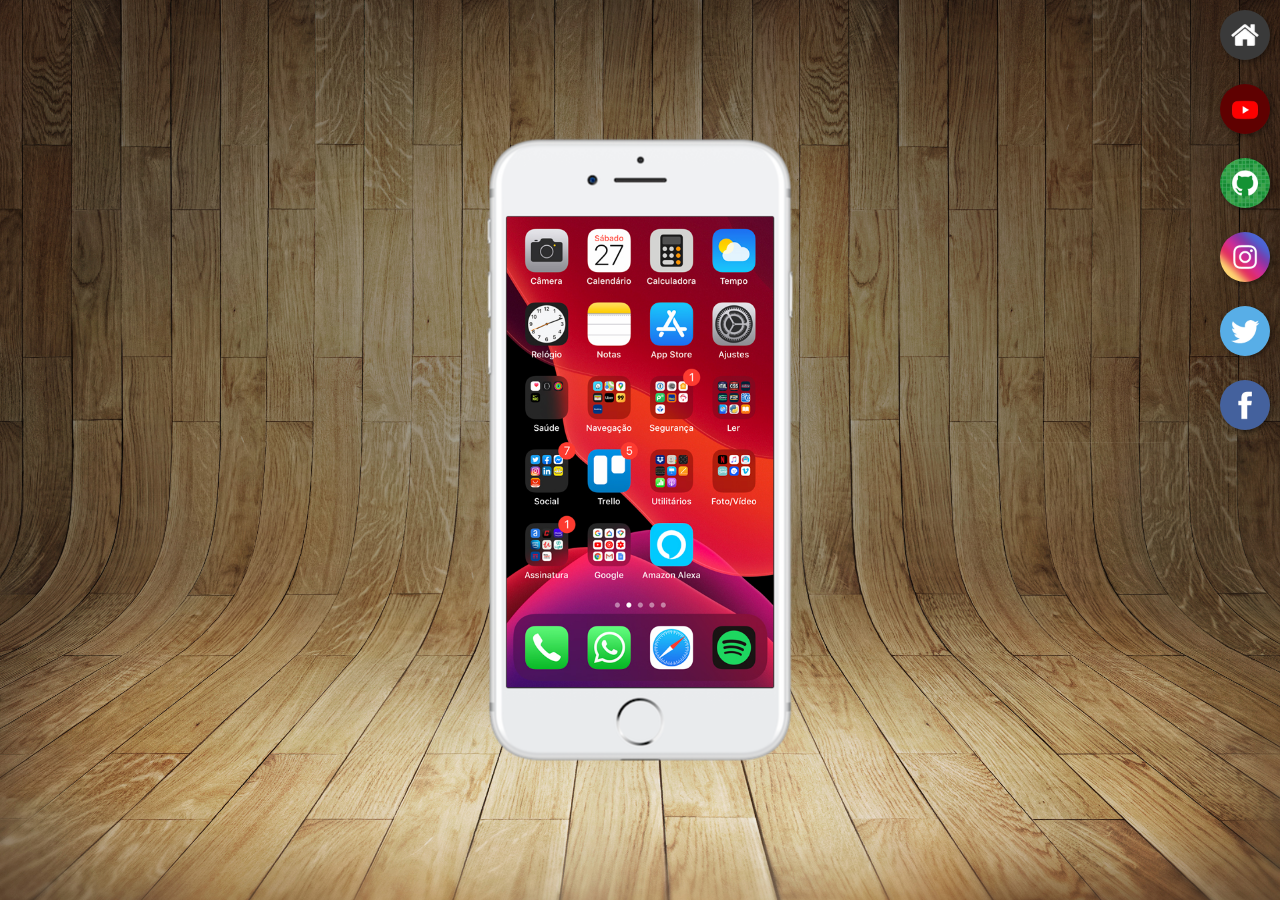
<file: index.html>
<!DOCTYPE html>
<html lang="pt-br">
<head>
    <meta charset="UTF-8">
    <meta name="viewport" content="width=device-width, initial-scale=1.0">
    <link rel="shortcut icon" href="favicon.ico" type="image/x-icon">
    <link rel="stylesheet" href="estilos/style.css">
    <title>Projeto Redes Sociais</title>
</head>
<body>
    <main>
        <section id="telefone">
            <iframe src="home.html" name="tela" id="tela" frameborder="0">
                Seu navegador não é compatível com isso.
            </iframe>
        </section>
        <section id="redes-sociais">
            <a href="home.html" target="tela"><img src="imagens/logo-home.jpg" alt="Home"></a><br>
            <a href="youtube.html" target="tela"><img src="imagens/logo-youtube.jpg" alt="YouTube"></a><br>
            <a href="github.html" target="tela"><img src="imagens/logo-github.jpg" alt="Github"></a><br>
            <a href="instagram.html" target="tela"><img src="imagens/logo-instagram.jpg" alt="Instagram"></a><br>
            <a href="#" target="tela"><img src="imagens/logo-twitter.jpg" alt="Twitter"></a><br>
            <a href="facebook.html" target="tela"><img src="imagens/logo-facebook.jpg" alt="Facebook"></a>
        </section>
    </main>
</body>
</html>
</file>
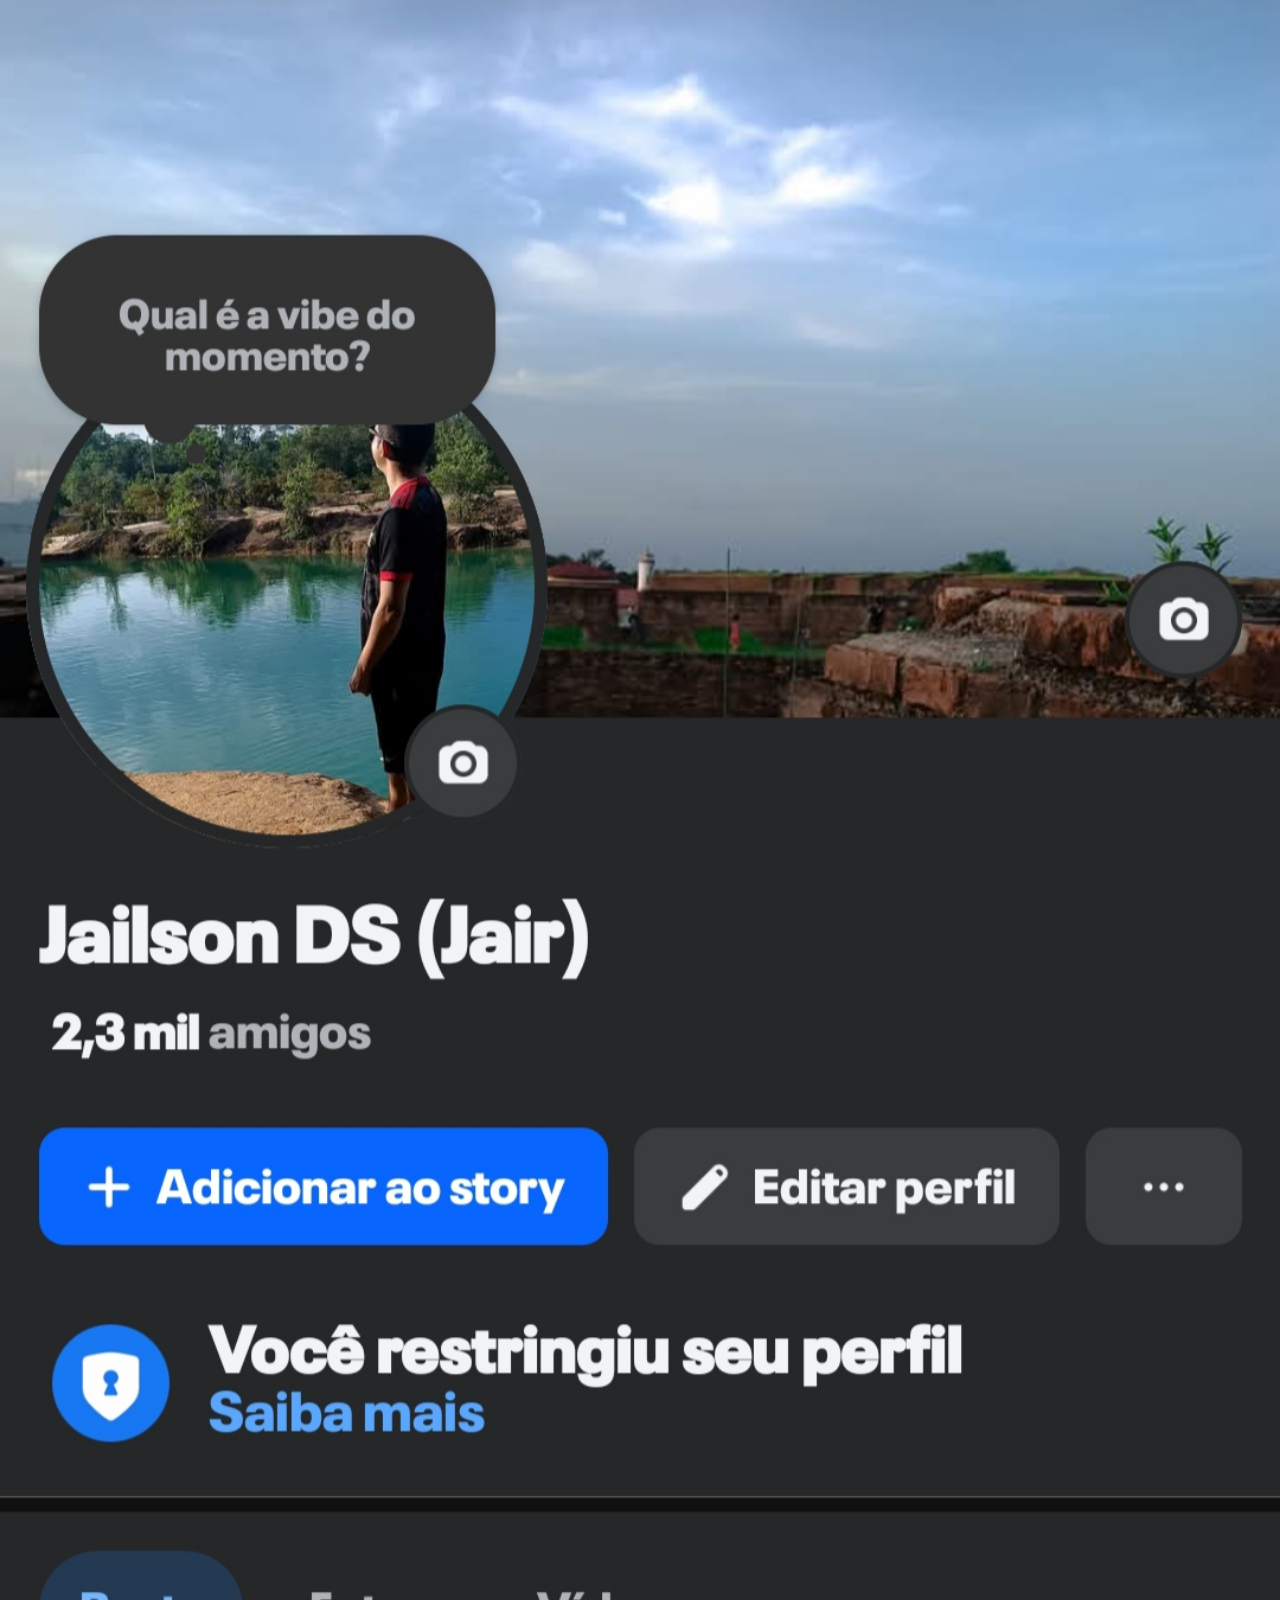
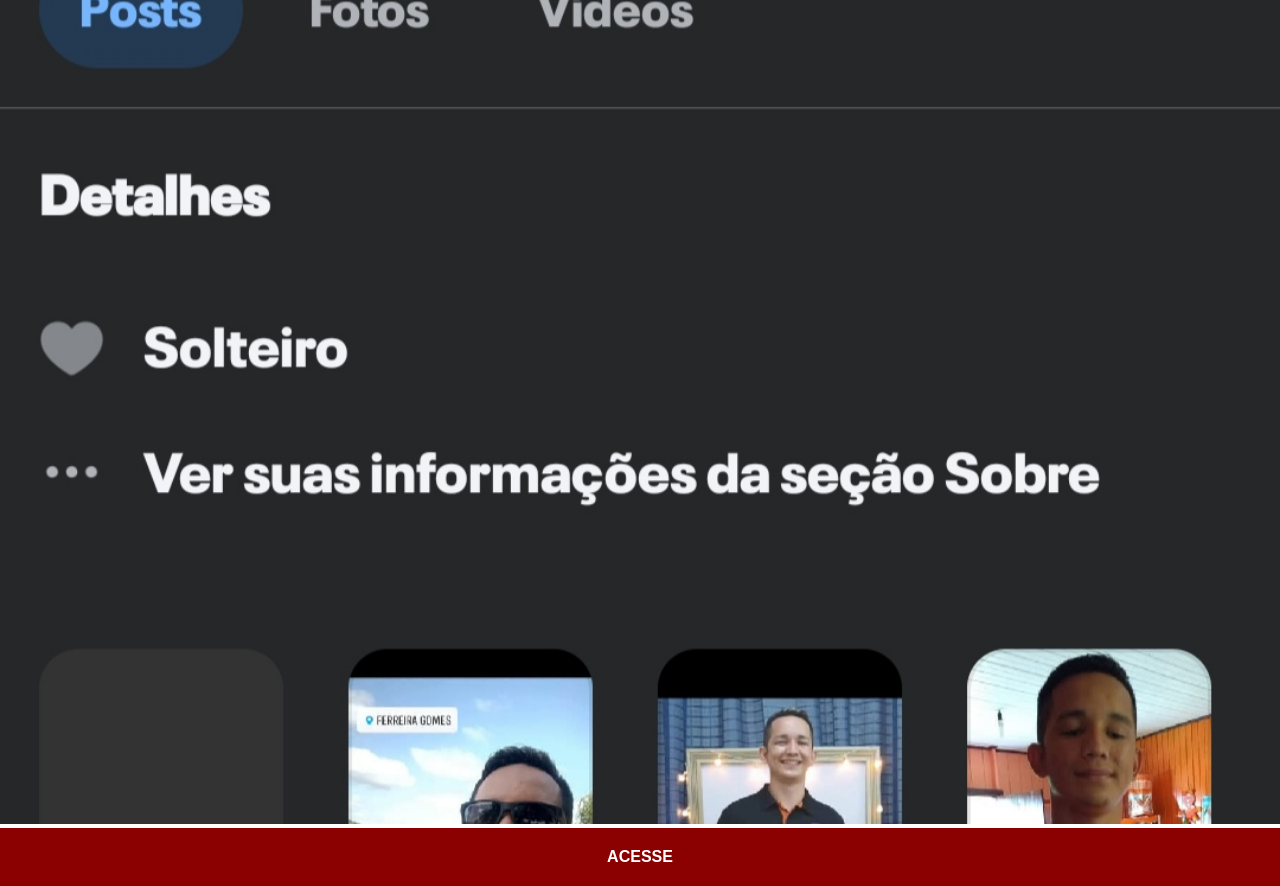
<file: facebook.html>
<!DOCTYPE html>
<html lang="pt-br">
<head>
    <meta charset="UTF-8">
    <meta name="viewport" content="width=device-width, initial-scale=1.0">
    <title>Facebook</title>
    <link rel="stylesheet" href="estilos/social.css">
</head>
<body>
    <img src="imagens/face01.jpg" alt="Facebook">
    <a href="https://www.facebook.com/jaylson.dasilva.77" target="_blank">ACESSE</a>
</body>
</html>
</file>
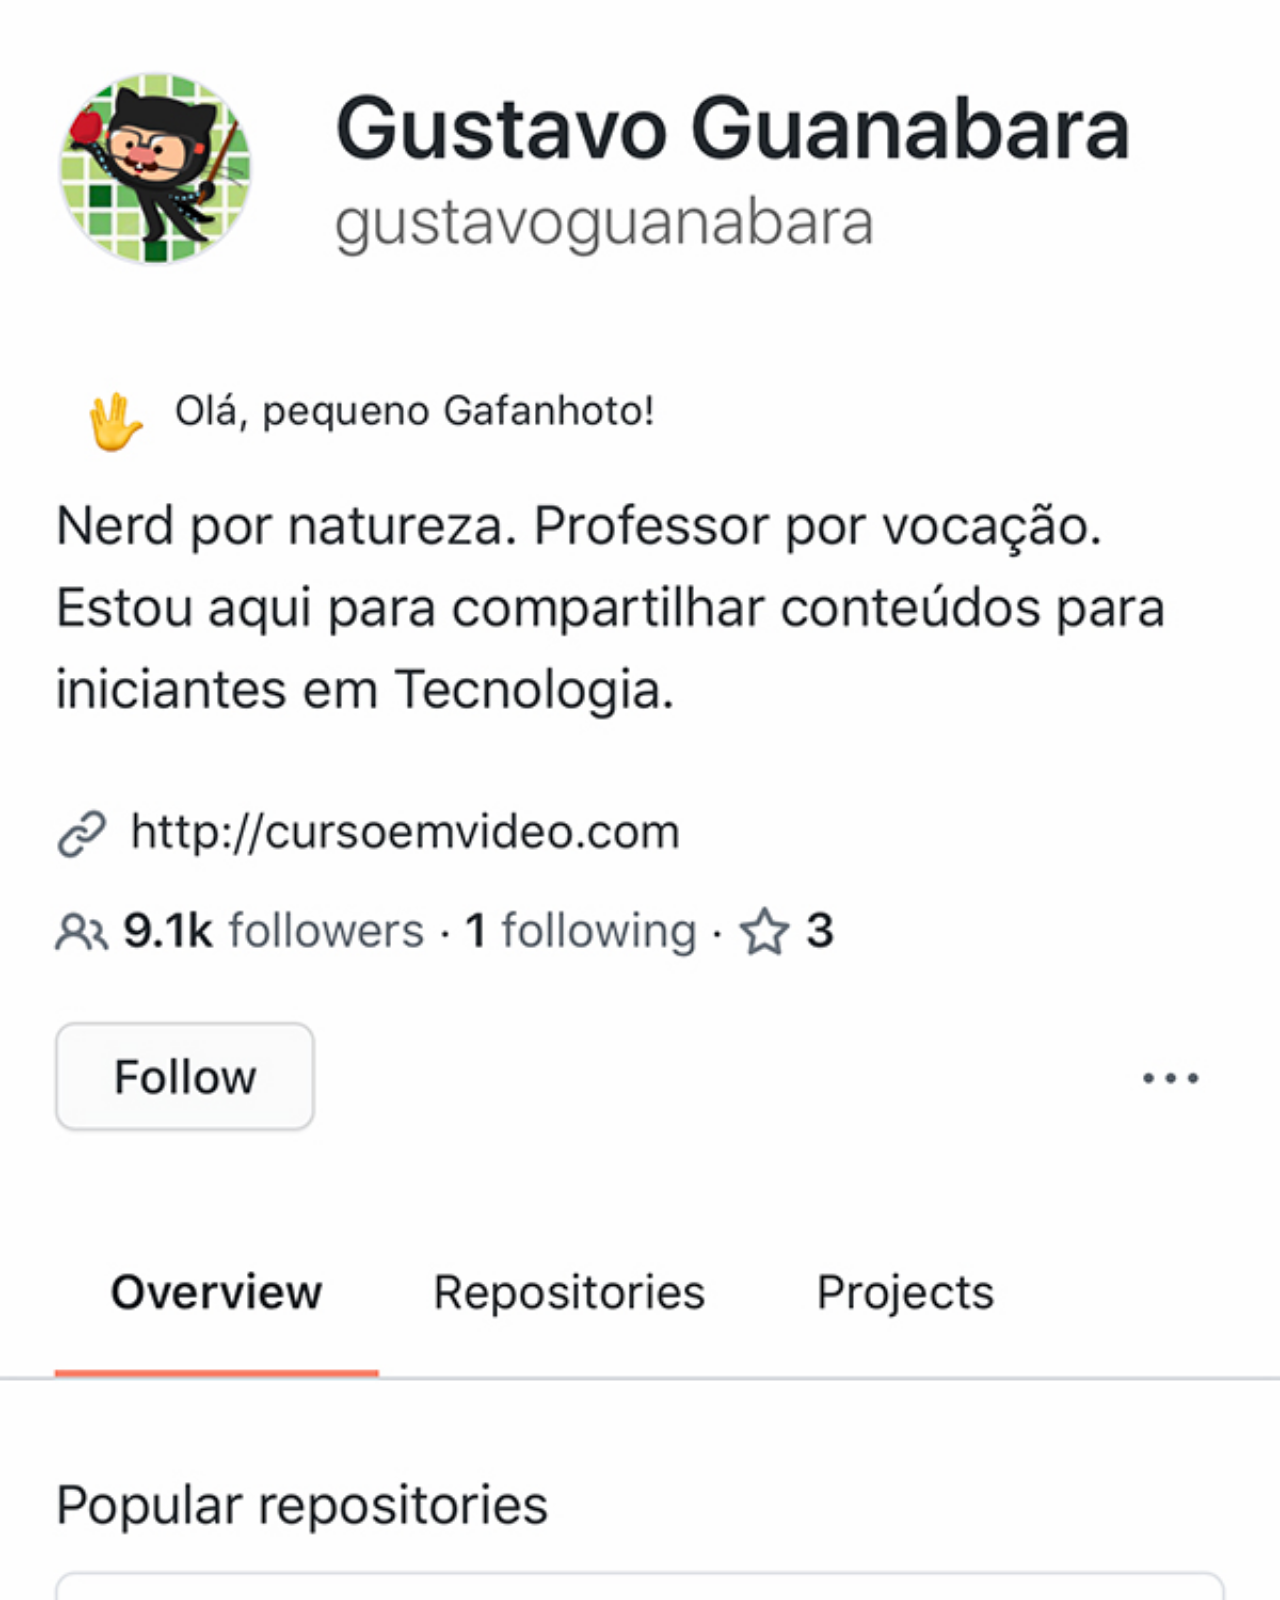
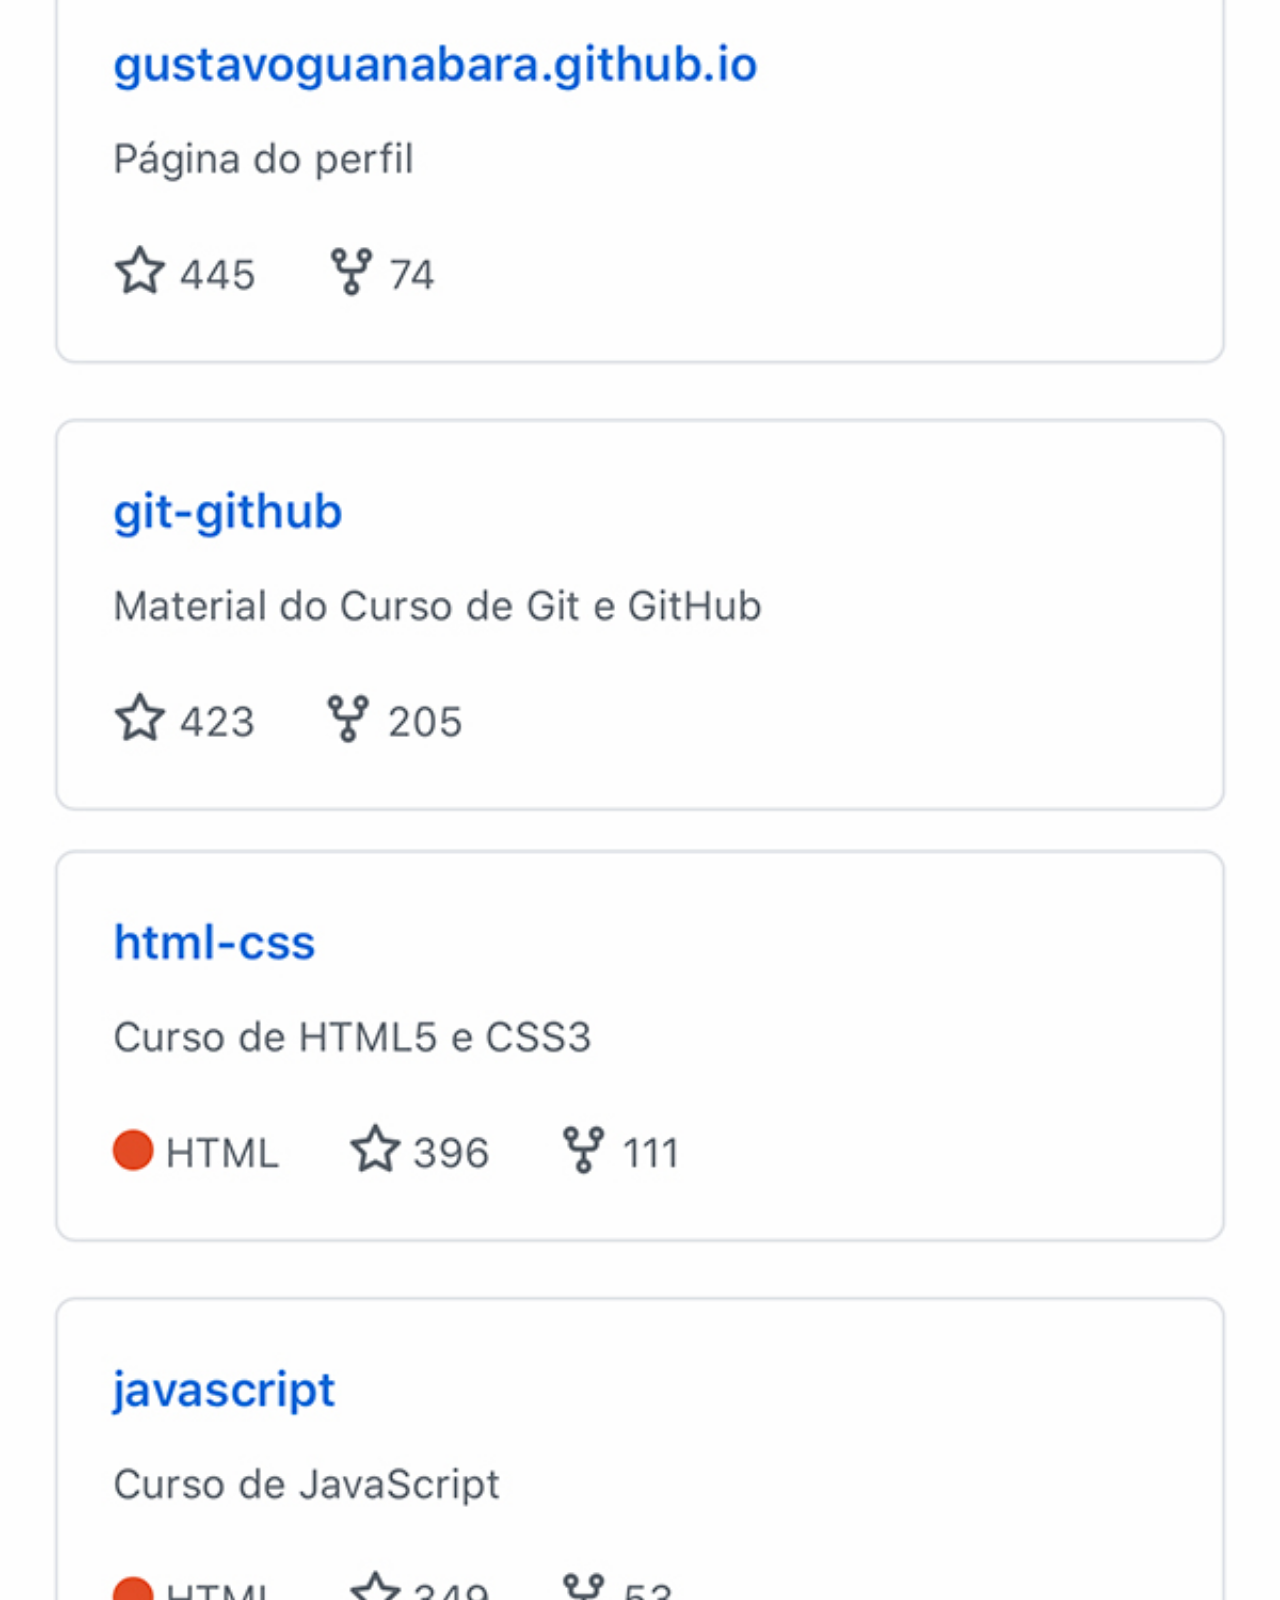
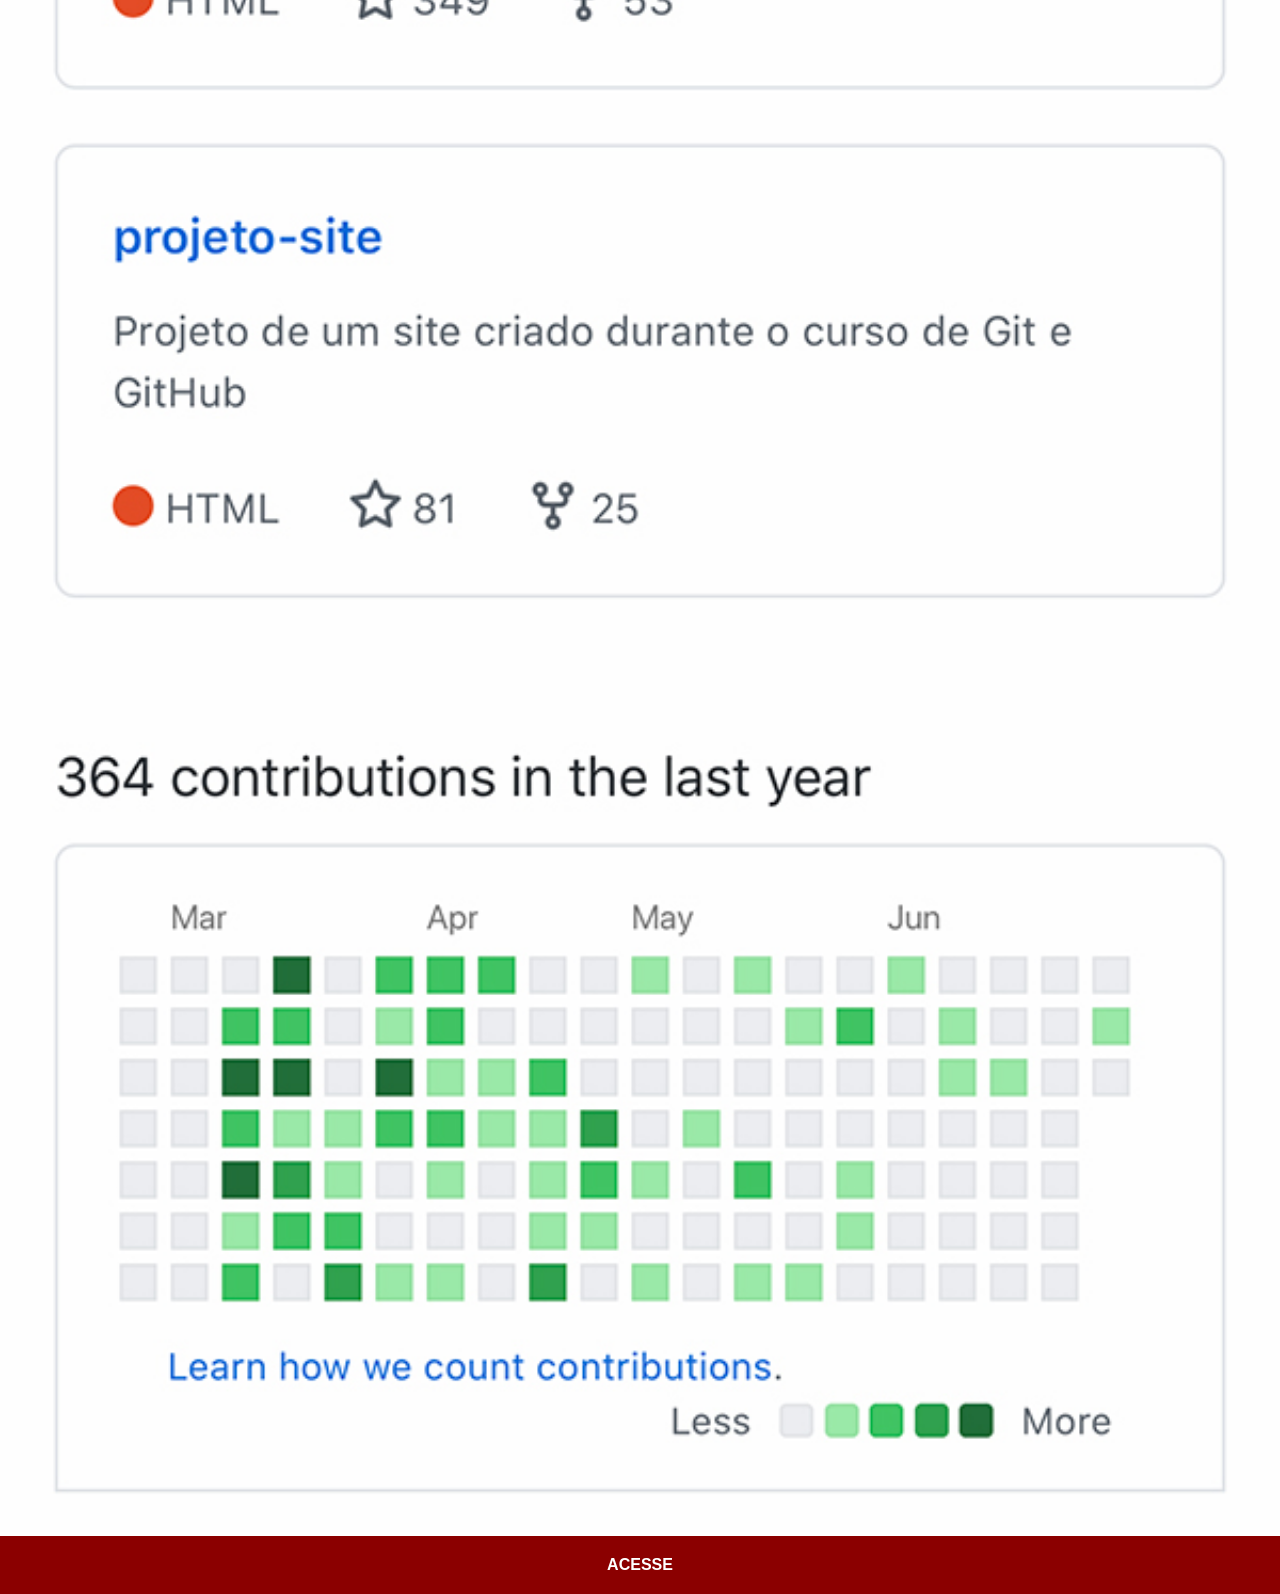
<file: github.html>
<!DOCTYPE html>
<html lang="pt-br">
<head>
    <meta charset="UTF-8">
    <meta name="viewport" content="width=device-width, initial-scale=1.0">
    <title>Github</title>
    <link rel="stylesheet" href="estilos/social.css">
</head>
<body>
    <img src="imagens/tela-github.jpg" alt="Github">
    <a href="https://github.com/jailsonds26/" target="_blank">ACESSE</a>
</body>
</html>
</file>
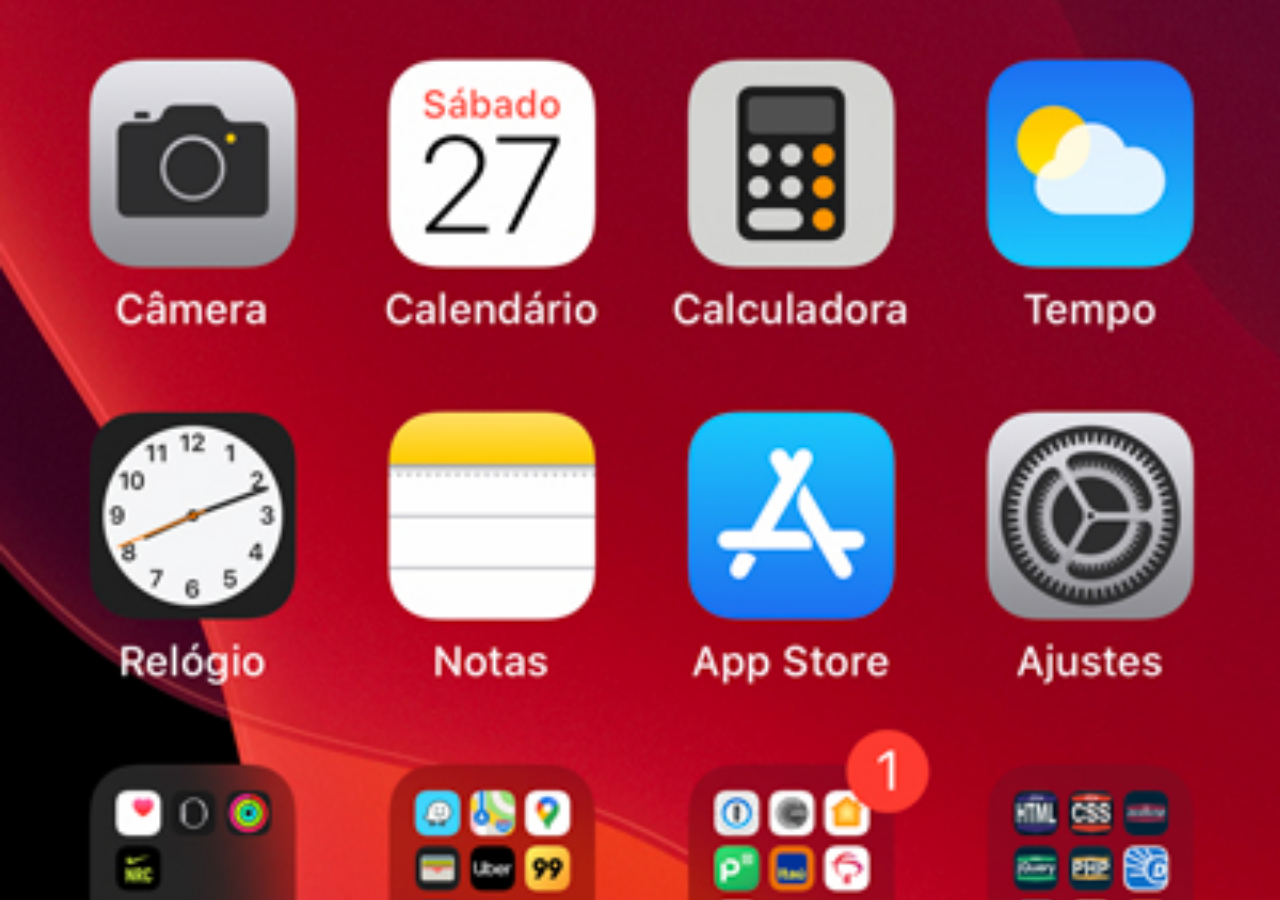
<file: home.html>
<!DOCTYPE html>
<html lang="pt-br">
<head>
    <meta charset="UTF-8">
    <meta name="viewport" content="width=device-width, initial-scale=1.0">
    <title>Home</title>
</head>
<style>
    *{
        margin: 0px;
        padding: 0px;
    }

    body {
        width: 100vw;
        height: 100vh;
        background: black url('imagens/tela-home.jpg') no-repeat top center;
        background-size: cover;
    }
</style>
<body>
    
</body>
</html>
</file>
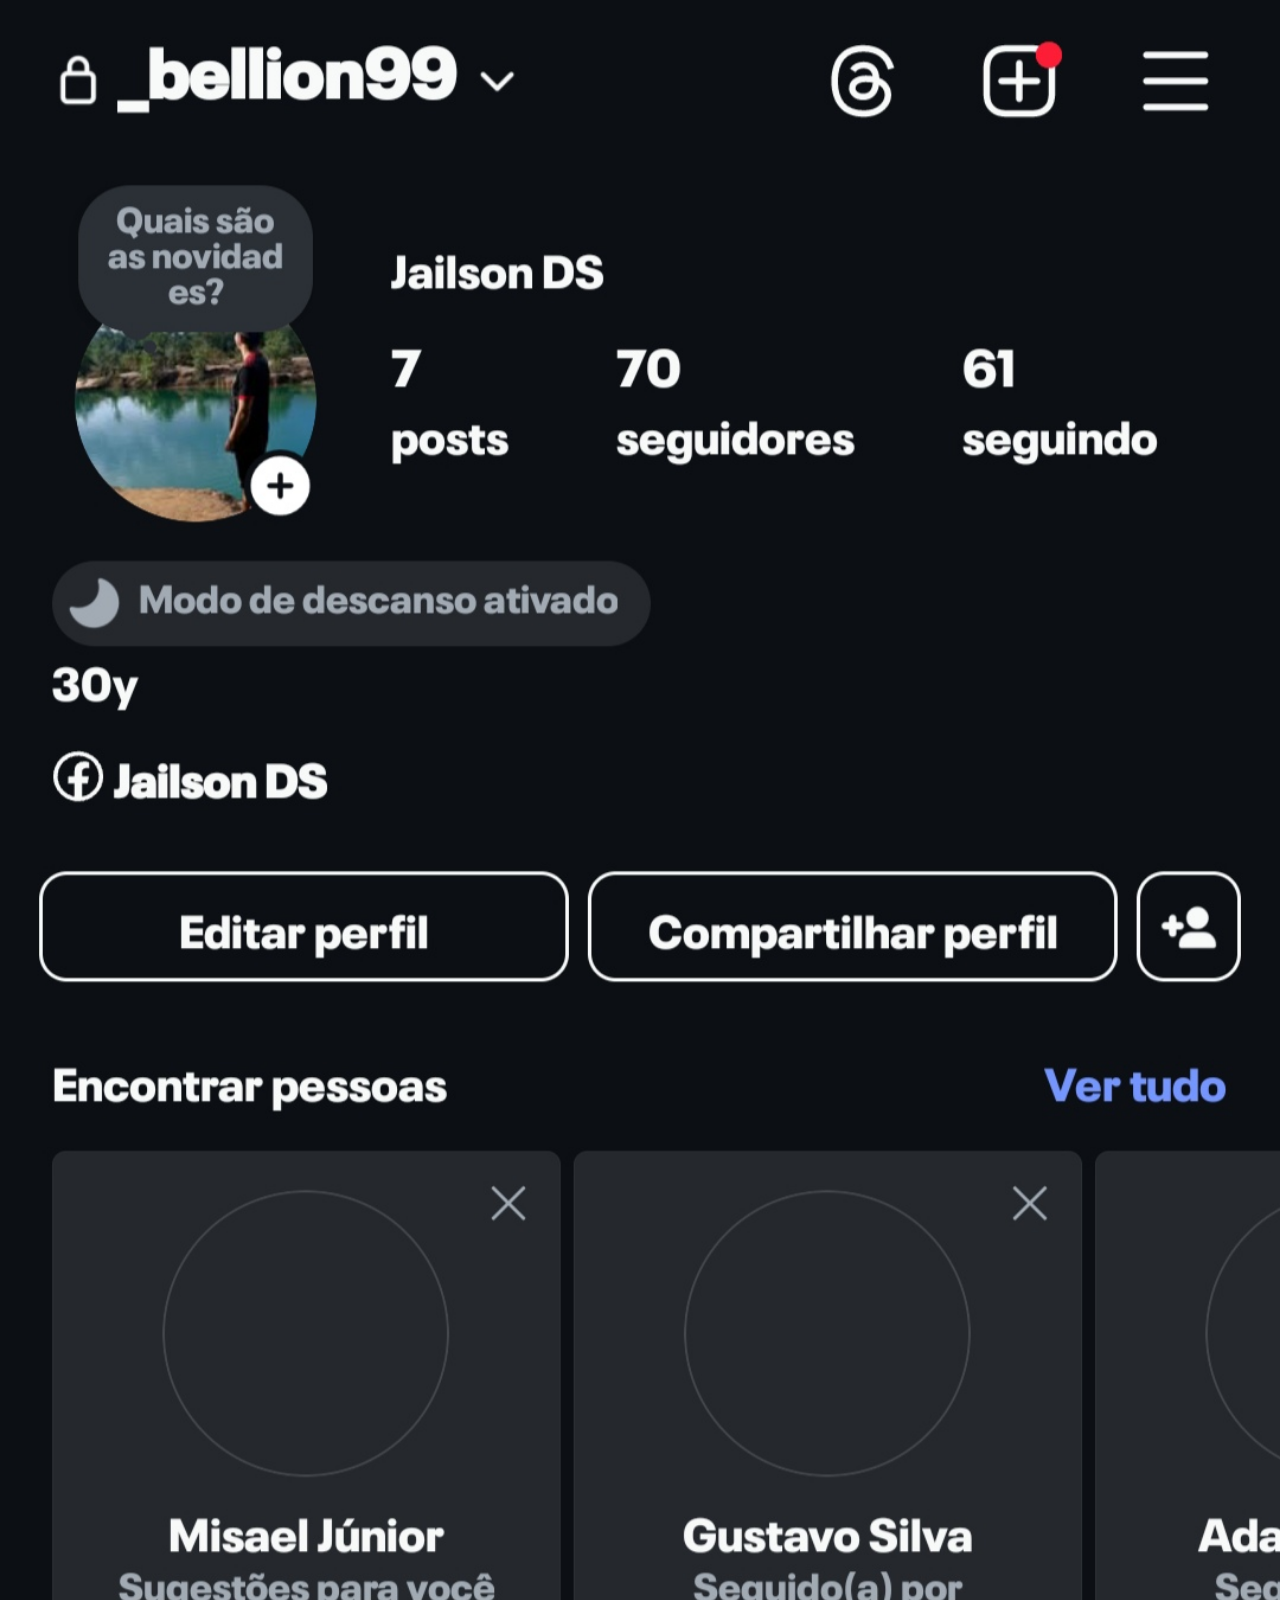
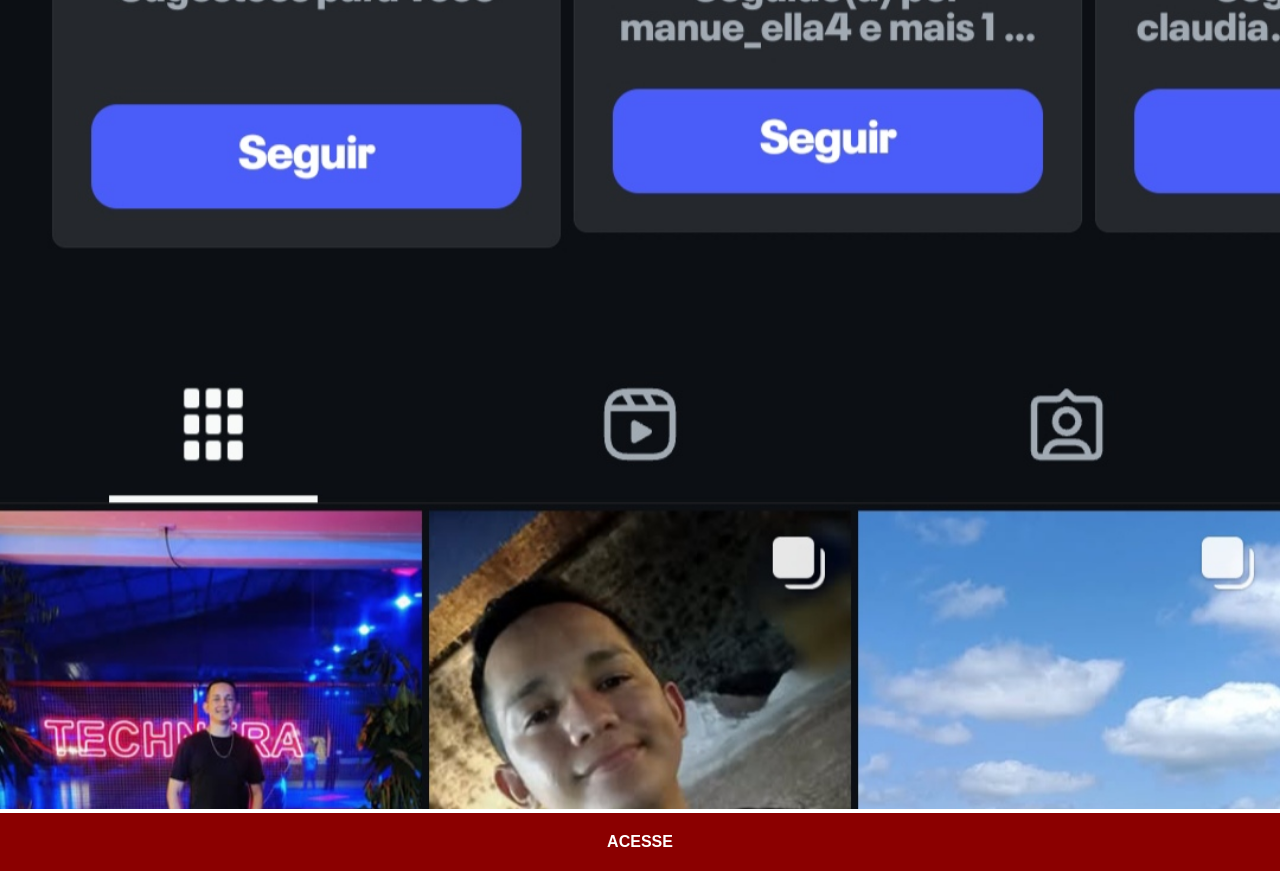
<file: instagram.html>
<!DOCTYPE html>
<html lang="pt-br">
<head>
    <meta charset="UTF-8">
    <meta name="viewport" content="width=device-width, initial-scale=1.0">
    <title>Instagram</title>
    <link rel="stylesheet" href="estilos/social.css">
</head>
<body>
    <img src="imagens/insta.jpg" alt="Instagram">
    <a href="https://www.instagram.com/_bellion99" target="_blank">ACESSE</a>
</body>
</html>
</file>
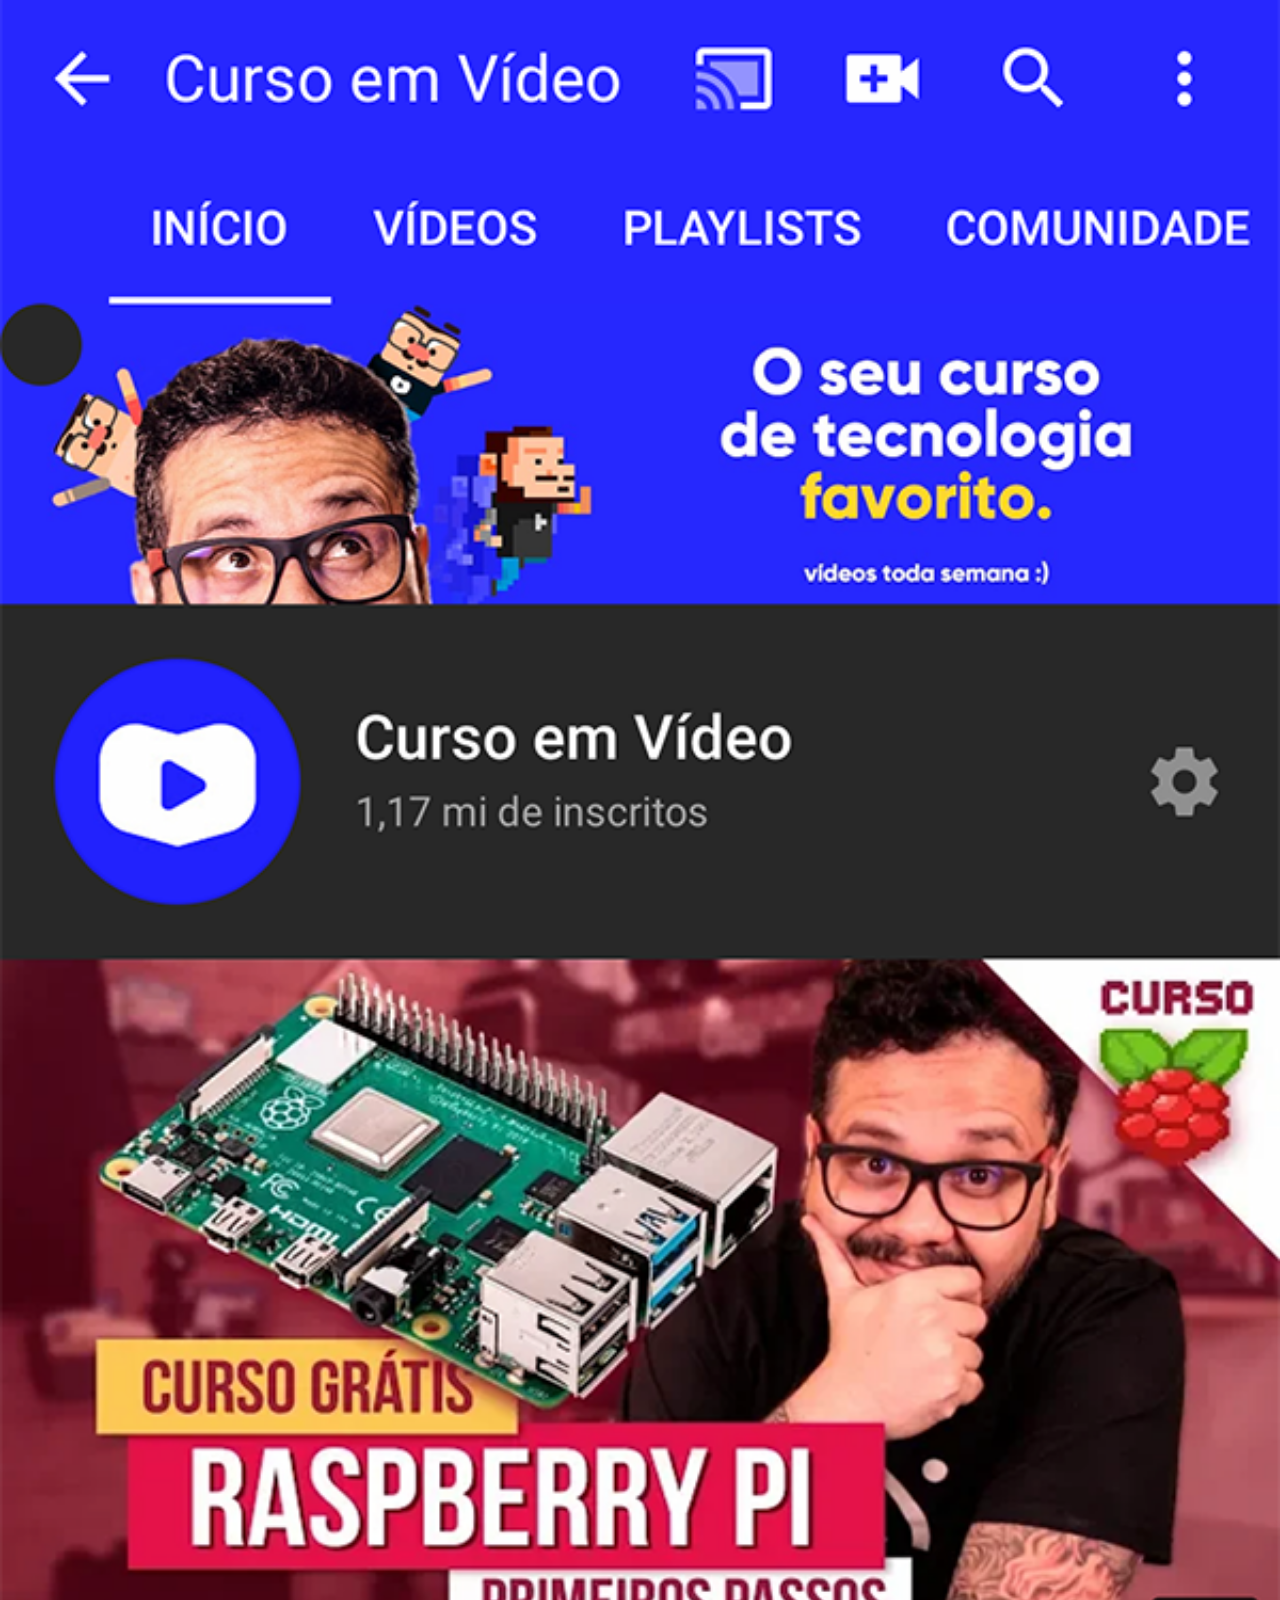
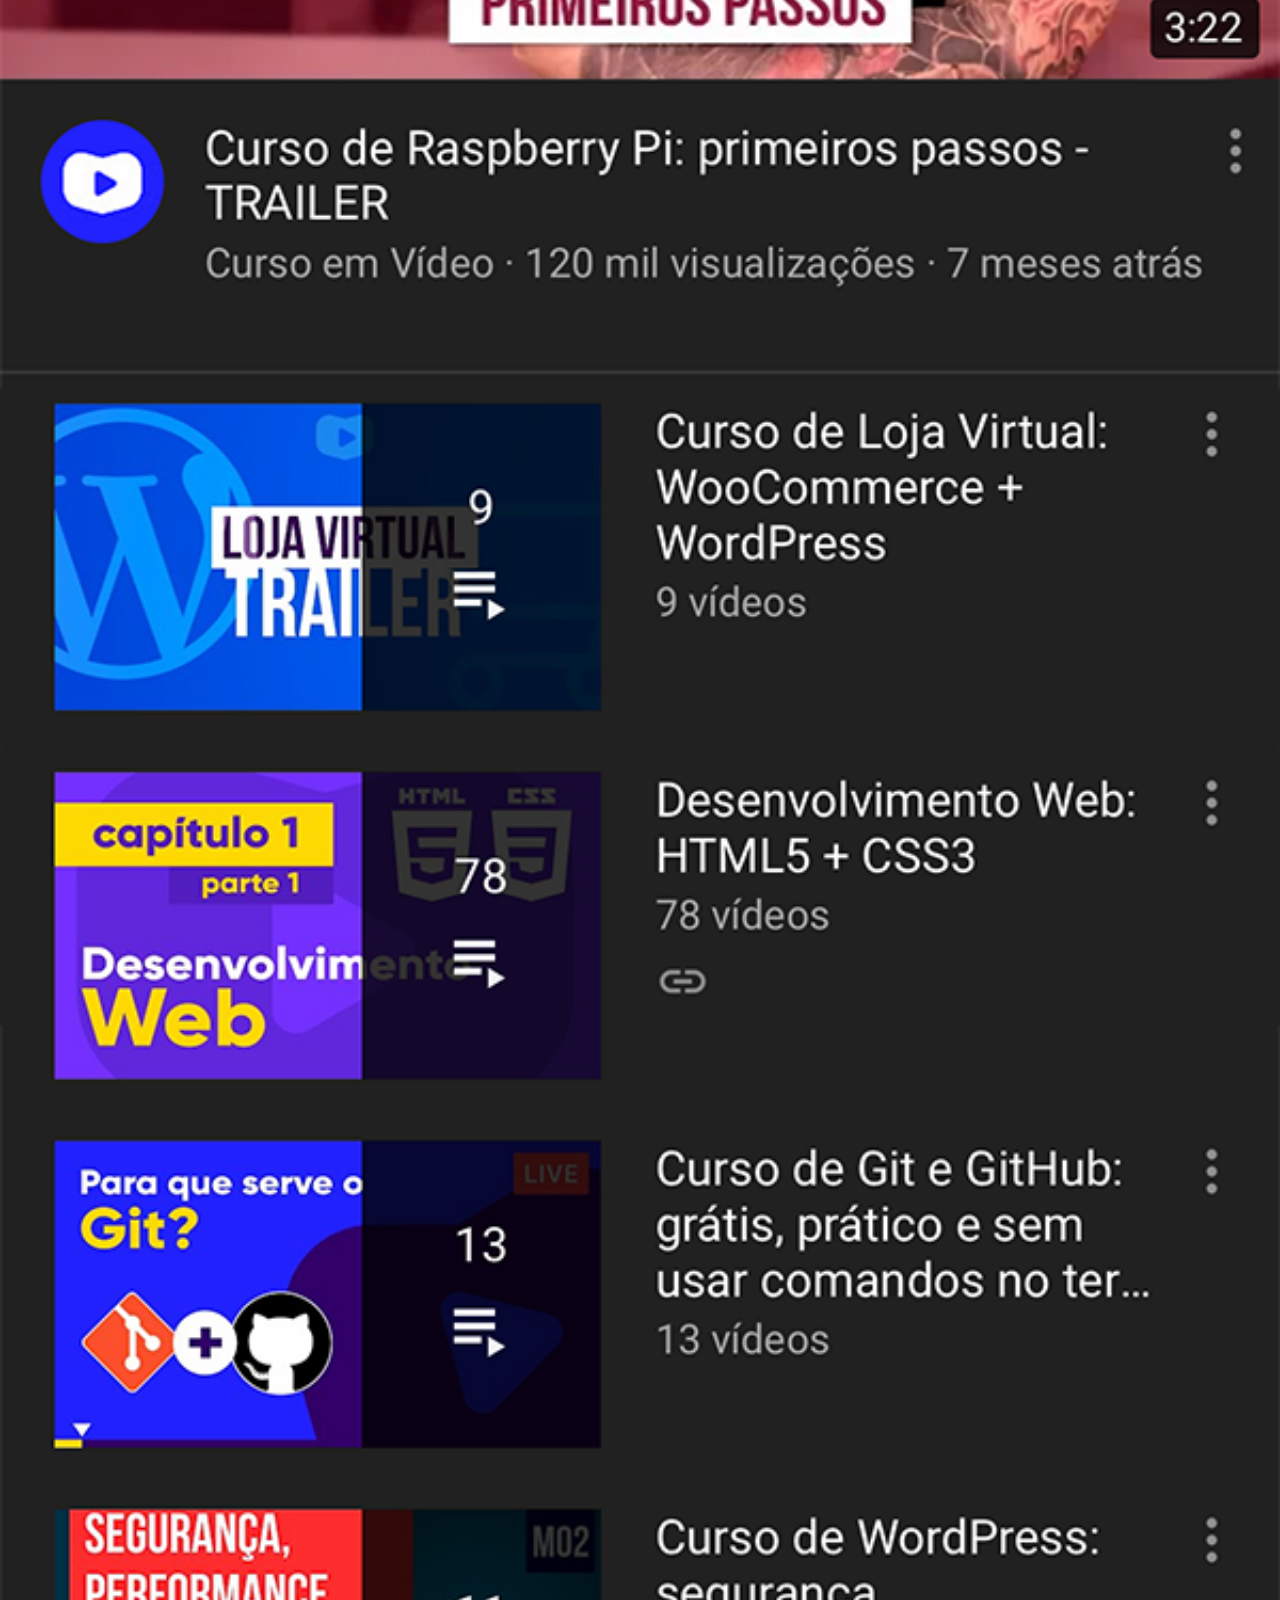
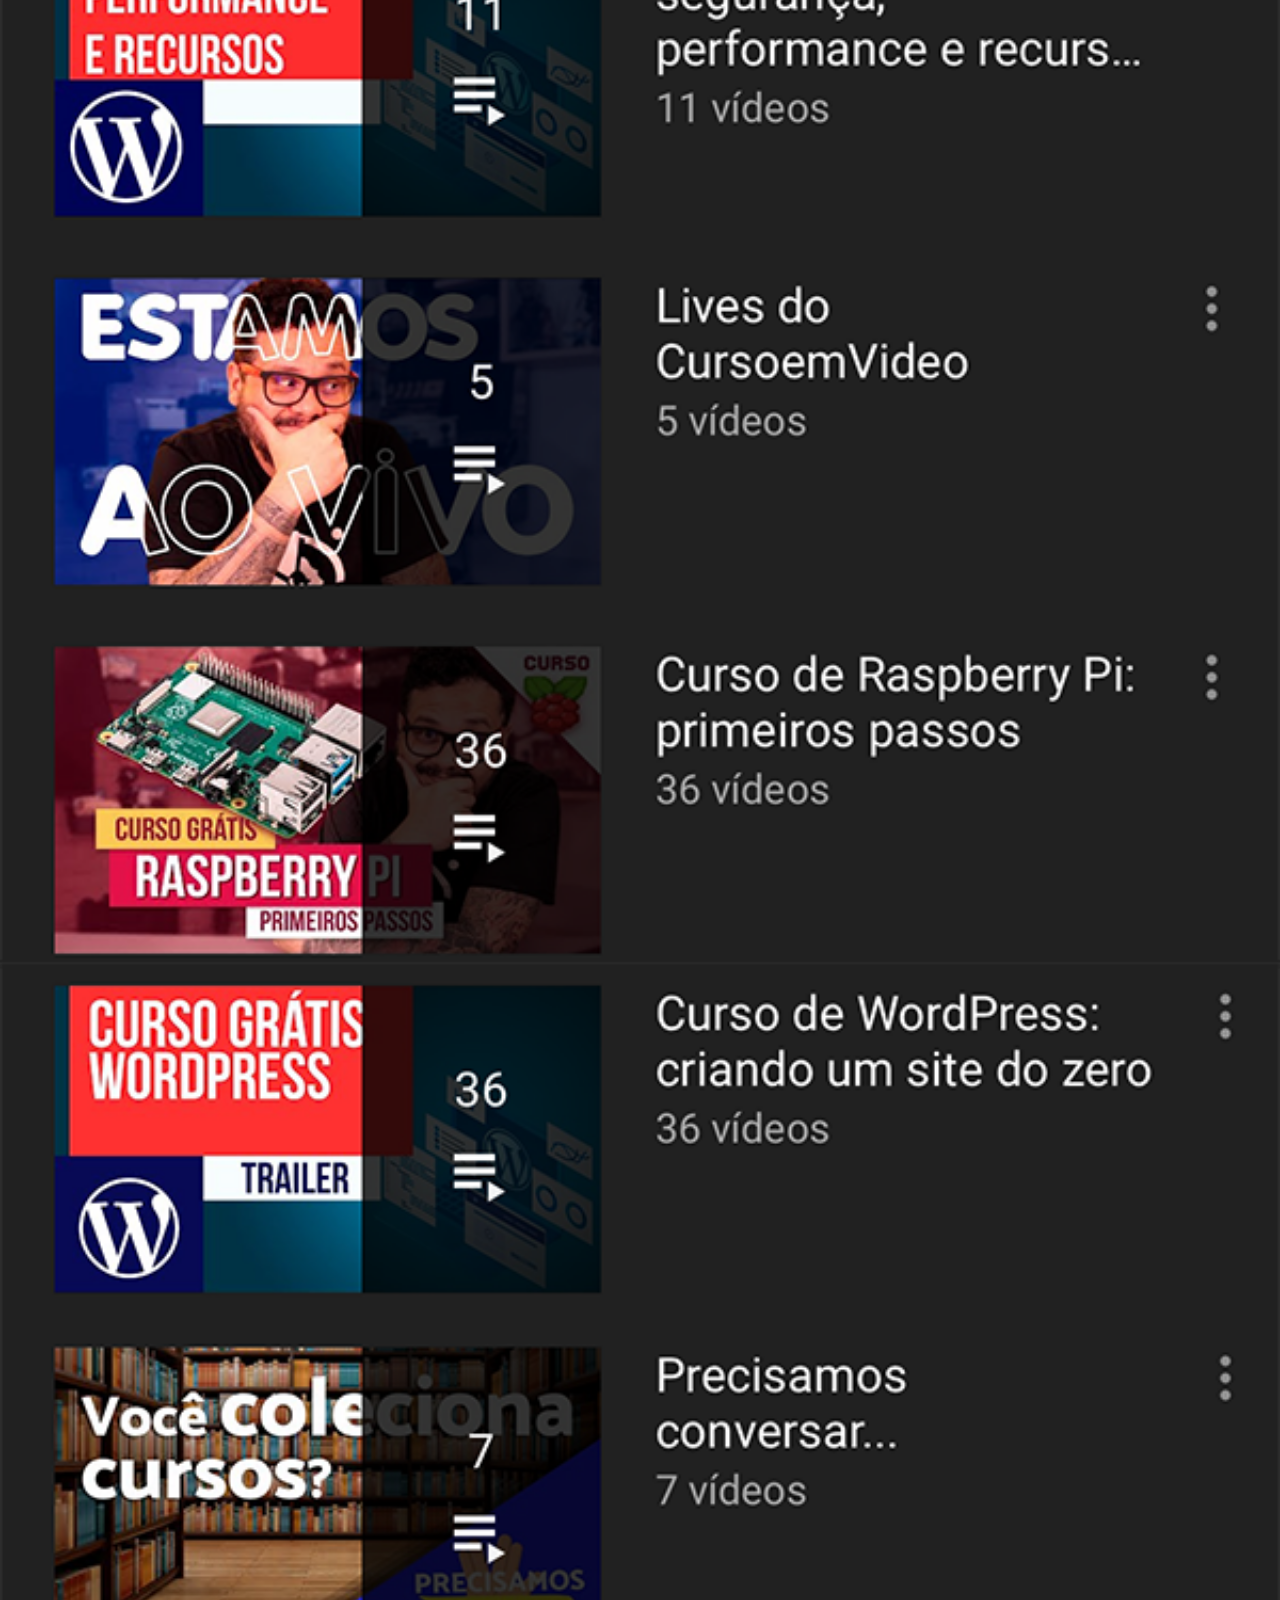
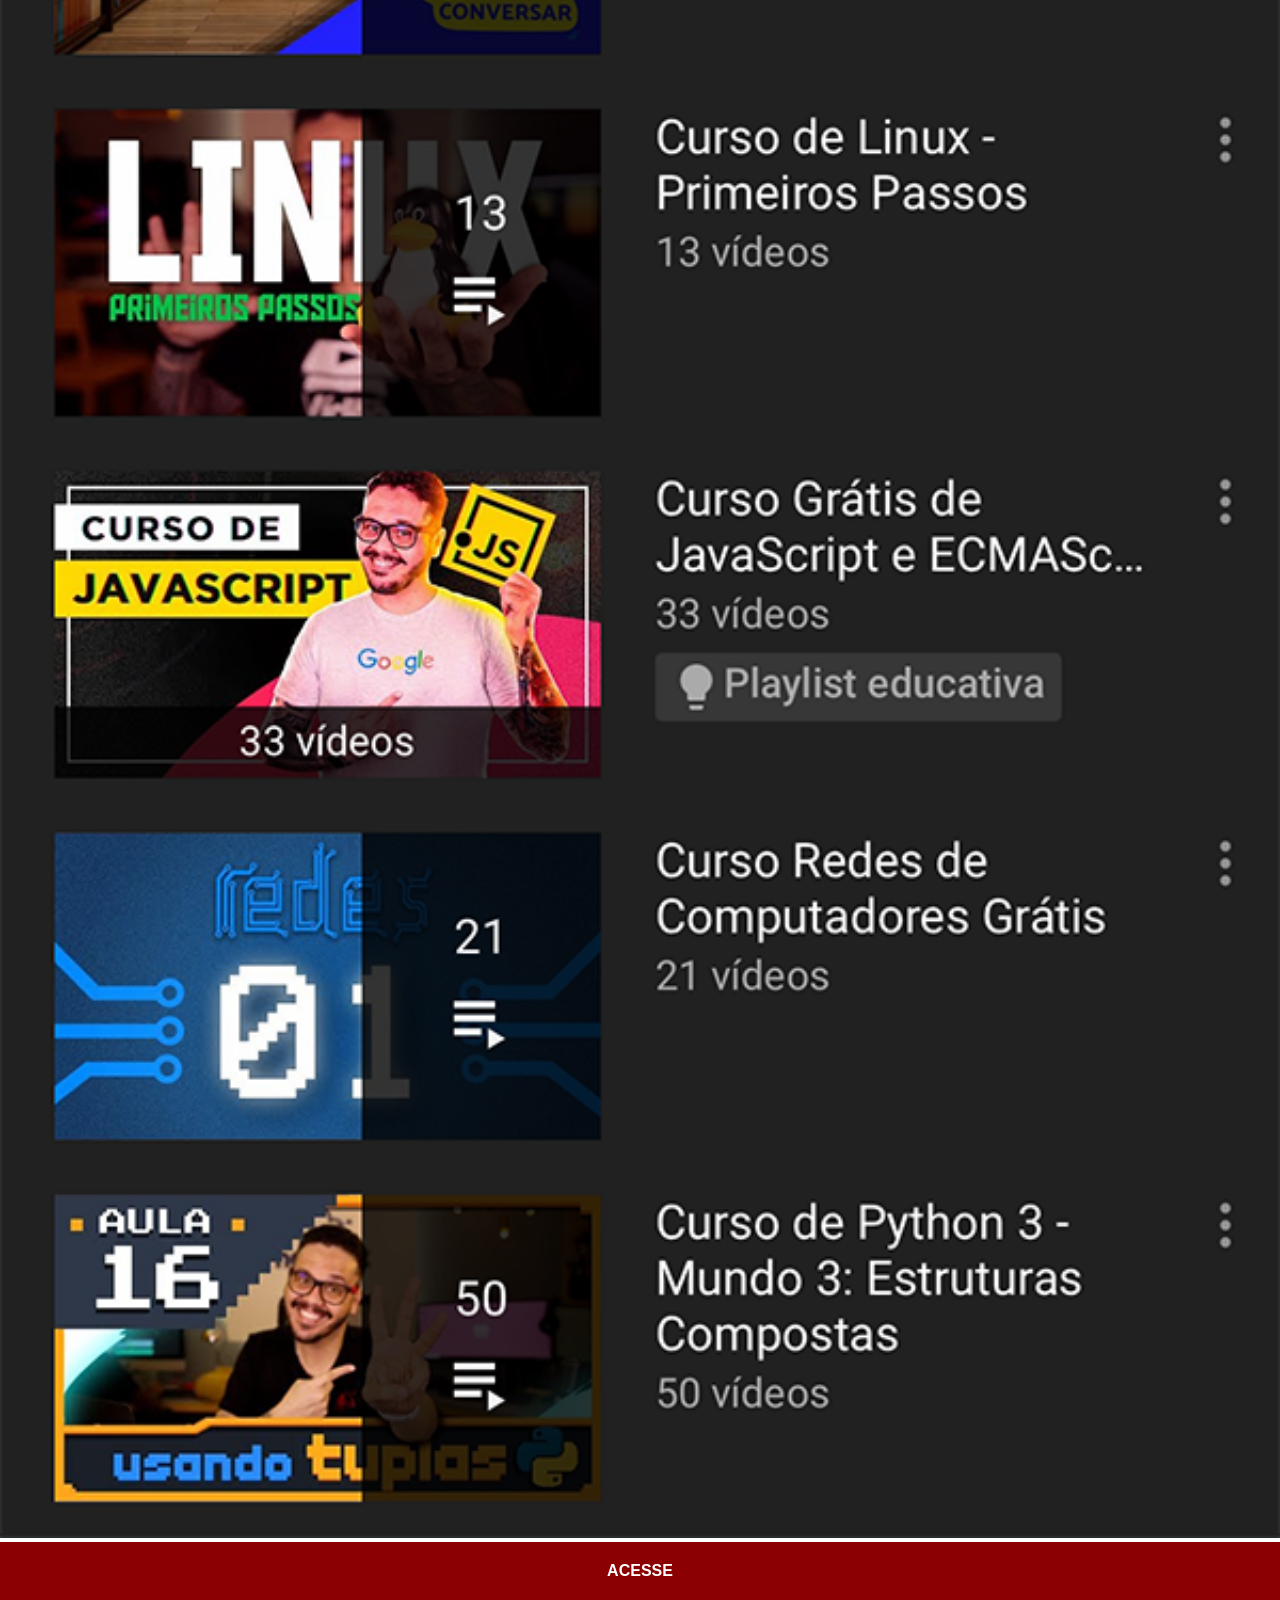
<file: youtube.html>
<!DOCTYPE html>
<html lang="pt-br">
<head>
    <meta charset="UTF-8">
    <meta name="viewport" content="width=device-width, initial-scale=1.0">
    <title>YouTube</title>
    <link rel="stylesheet" href="estilos/social.css">
</head>
<body>
    <img src="imagens/tela-youtube.png" alt="YouTube">
    <a href="https://www.youtube.com/c/CursoemV%C3%ADdeo/playlists" target="_blank">ACESSE</a>
</body>
</html>
</file>
<file: estilos/style.css>
@charset "UTF-8";

*{
    margin: 0px;
    padding: 0px;
    font-family: Arial, Helvetica, sans-serif;
}

html, body {
    height: 100vh;
    width: 100vw;
    background-color: black;
}

body {
    background: url('../imagens/fundo-madeira.jpg') no-repeat top center;
    background-size: cover;
    background-attachment: fixed;
}

main {
    position: relative;
    height: 100vh;
}

section#telefone {
    position: absolute;
    top: 50%;
    left: 50%;
    transform: translate(-50%, -50%);

    height: 627px;
    width: 311px;
    background: url('../imagens/frame-iphone.png') no-repeat;
}

iframe#tela {
    position: relative;
    top: 80px;
    left: 22px;
    width: 267px;
    height: 471px;
}

section#redes-sociais {
    text-align: right;
}

section#redes-sociais img {
    width: 50px;
    margin: 10px;
    border-radius: 50%;
    box-shadow: 2px 2px 5px rgba(0, 0, 0, 0.400);
    box-sizing: border-box;
}

section#redes-sociais img:hover {
    border: 2px solid rgba(255, 255, 255, 0.637);
    transform: translate(-3px, -3px);
    box-shadow: 5px 5px 10px rgba(0, 0, 0, 0.623);
    transition: transform .3, border 1s;
}
</file>
<file: estilos/social.css>
@charset "UTF-8";

* {
    margin: 0px;
    padding: 0px;
    font-family: Arial, Helvetica, sans-serif;
}

::-webkit-scrollbar {
    width: 0px;
    height: 0px;
}

img {
    width: 100vw;
}

a {
    display: block;
    background-color: darkred;
    color: white;
    padding: 20px;
    text-align: center;
    font-weight: bolder;
    text-decoration: none;
}

a:hover {
    background-color: red;
}
</file>
